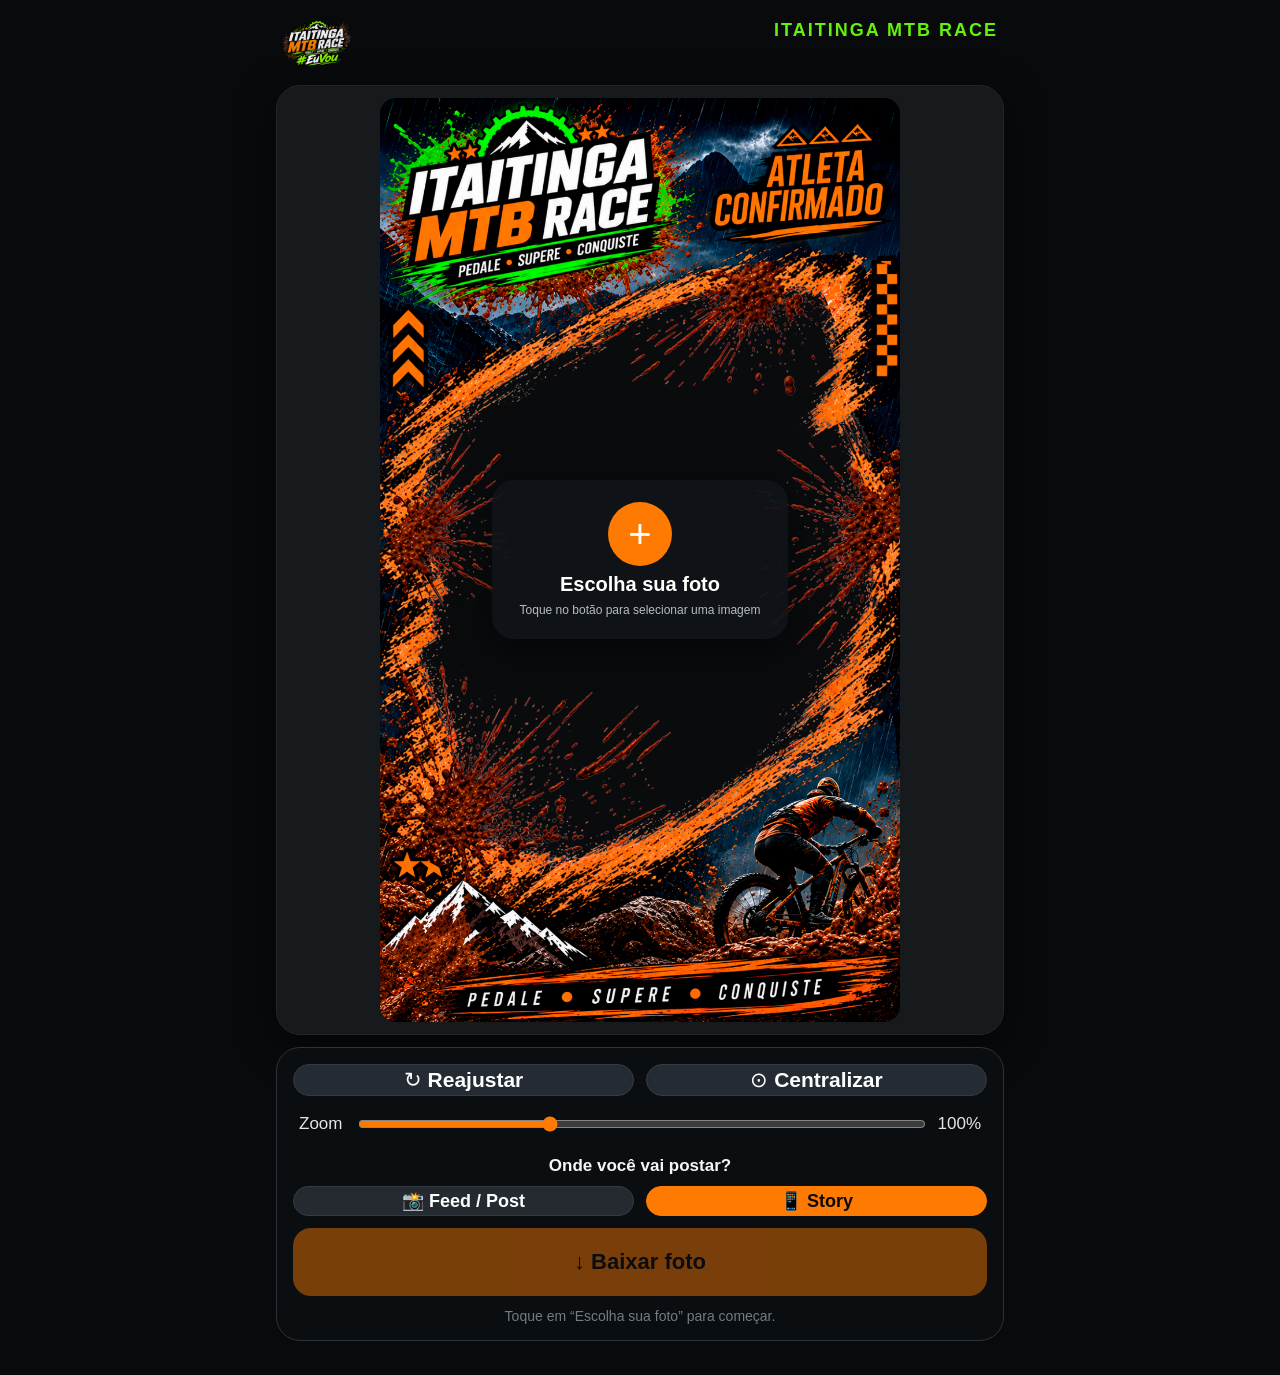
<file: index.html>
<!doctype html>
<html lang="pt-BR">
<head>
  <meta charset="utf-8">
  <meta name="viewport" content="width=device-width,initial-scale=1,viewport-fit=cover">
  <meta name="theme-color" content="#0b0c0f">
  <title>Itaitinga MTB Race — Minha Foto de Atleta</title>
  <link rel="stylesheet" href="style.css">
</head>
<body>
  <main class="app">
    <header class="header">
	<img src="./assets/logo.png" alt="Logo Itaitinga MTB" class="logo">
      <div>
        <div class="brand">ITAITINGA MTB RACE</div>
      </div>
    </header>

    <section class="preview-card">
      <div class="preview-wrap">
        <div class="preview-stage" id="previewStage" aria-label="Prévia da foto">
          <canvas id="previewCanvas"></canvas>
          <div class="empty-state" id="emptyState">
            <button class="choose-button" id="chooseButton" type="button" aria-label="Escolher sua foto">
              <span class="plus">+</span>
              <strong>Escolha sua foto</strong>
              <small>Toque no botão para selecionar uma imagem</small>
            </button>
          </div>
          <input id="fileInput" type="file" accept="image/*" hidden>
        </div>
      </div>
    </section>

    <section class="controls">
      <div class="control-row">
        <button class="secondary" id="resetButton" type="button">↻ <strong>Reajustar</strong></button>
        <button class="secondary" id="centerButton" type="button">⊙ <strong>Centralizar</strong></button>
      </div>

      <div class="zoom-row">
        <label for="zoom">Zoom</label>
        <input id="zoom" type="range" min="60" max="180" value="100" step="1">
        <output id="zoomValue">100%</output>
      </div>

      <div class="where">Onde você vai postar?</div>
      <div class="format-row">
        <button class="format" id="feedButton" type="button">
          <span>📸 <strong>Feed / Post</strong></span>
        </button>
        <button class="format active" id="storyButton" type="button">
          <span>📱 <strong>Story</strong></span>
        </button>
      </div>

      <button class="download" id="downloadButton" type="button">↓ Baixar foto</button>
      <p class="hint" id="hint">Toque em “Escolha sua foto” para começar.</p>
    </section>
  </main>
  <script src="app.js?v=11"></script>
</body>
</html>
</file>
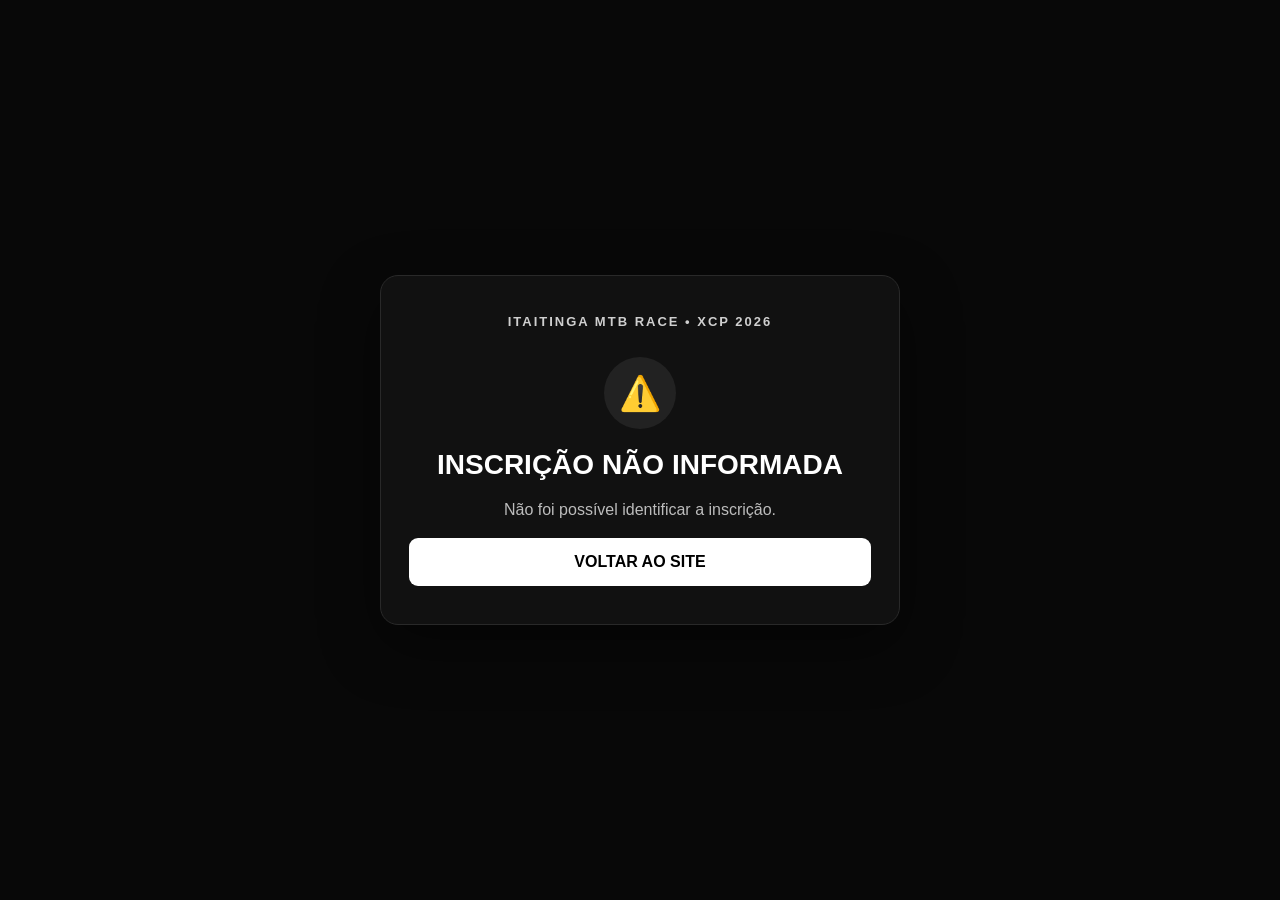
<file: pagamento.html>
<!DOCTYPE html>

<html lang="pt-BR">

<head>

  <meta charset="UTF-8">

  <meta
    name="viewport"
    content="width=device-width, initial-scale=1.0"
  >

  <title>
    Pagamento | Itaitinga MTB Race
  </title>

  <style>

    * {
      box-sizing: border-box;
    }

    body {

      margin: 0;

      min-height: 100vh;

      display: flex;

      align-items: center;

      justify-content: center;

      padding: 24px;

      font-family:
        Arial,
        Helvetica,
        sans-serif;

      background:
        #080808;

      color:
        #ffffff;

    }


    .card {

      width: 100%;

      max-width: 520px;

      background:
        #111111;

      border:
        1px solid #292929;

      border-radius:
        18px;

      padding:
        38px 28px;

      text-align:
        center;

      box-shadow:
        0 20px 60px
        rgba(0,0,0,.45);

    }


    .logo {

      font-size:
        13px;

      font-weight:
        800;

      letter-spacing:
        2px;

      margin-bottom:
        28px;

      opacity:
        .8;

    }


    .icone {

      width:
        72px;

      height:
        72px;

      margin:
        0 auto 20px;

      display:
        flex;

      align-items:
        center;

      justify-content:
        center;

      border-radius:
        50%;

      font-size:
        34px;

      background:
        #222;

    }


    h1 {

      margin:
        0 0 12px;

      font-size:
        28px;

    }


    #mensagem {

      color:
        #bcbcbc;

      line-height:
        1.6;

    }


    .dados {

      margin:
        28px 0;

      padding:
        20px;

      text-align:
        left;

      background:
        #181818;

      border-radius:
        12px;

    }


    .dados div {

      display:
        flex;

      justify-content:
        space-between;

      gap:
        20px;

      padding:
        9px 0;

      border-bottom:
        1px solid #292929;

    }


    .dados div:last-child {

      border-bottom:
        none;

    }


    .dados span {

      color:
        #888;

    }


    .confirmado {

      color:
        #54df73;

    }


    .aguardando {

      color:
        #ffb629;

    }


    .btn {

      display:
        inline-block;

      width:
        100%;

      padding:
        15px 20px;

      border-radius:
        9px;

      text-decoration:
        none;

      font-weight:
        800;

      background:
        #ffffff;

      color:
        #000000;

    }

  </style>

</head>


<body>

  <main class="card">

    <div class="logo">
      ITAITINGA MTB RACE • XCP 2026
    </div>


    <div
      class="icone"
      id="icone"
    >
      ⏳
    </div>


    <h1 id="titulo">
      VERIFICANDO PAGAMENTO...
    </h1>


    <p id="mensagem">
      Aguarde enquanto verificamos a confirmação
      da sua inscrição.
    </p>


    <div
      class="dados"
      id="dados"
      hidden
    >

      <div>
        <span>Inscrição</span>
        <strong id="numero">—</strong>
      </div>

      <div>
        <span>Categoria</span>
        <strong id="categoria">—</strong>
      </div>

      <div>
        <span>Pagamento</span>
        <strong id="pagamento">—</strong>
      </div>

      <div>
        <span>Status</span>
        <strong id="status">—</strong>
      </div>

    </div>


    <a
      href="/"
      class="btn"
    >
      VOLTAR AO SITE
    </a>

  </main>


  <script>

    const API_URL =
      "https://script.google.com/macros/s/AKfycbzBL3zWUZLpSDvR_Oomuk50_3YkfEWb_WlwhALZAO1d3BbXOvPAE64gHwZ8SiTVAyHf/exec";


    const params =
      new URLSearchParams(
        window.location.search
      );


    const inscricao =
      params.get(
        "inscricao"
      );


    const titulo =
      document.getElementById(
        "titulo"
      );

    const mensagem =
      document.getElementById(
        "mensagem"
      );

    const icone =
      document.getElementById(
        "icone"
      );

    const dadosBox =
      document.getElementById(
        "dados"
      );


    async function verificarPagamento() {

      if (!inscricao) {

        titulo.textContent =
          "INSCRIÇÃO NÃO INFORMADA";

        mensagem.textContent =
          "Não foi possível identificar a inscrição.";

        icone.textContent =
          "⚠️";

        return;

      }


      try {

        const url =
          API_URL +
          "?action=publicStatusPagamento" +
          "&inscricao=" +
          encodeURIComponent(
            inscricao
          );


        const response =
          await fetch(url);


        const json =
          await response.json();


        if (
          !json.sucesso ||
          !json.dados?.encontrado
        ) {

          throw new Error(
            "Inscrição não encontrada."
          );

        }


        const dados =
          json.dados;


        document
          .getElementById(
            "numero"
          )
          .textContent =
            "#" +
            dados.numeroInscricao;


        document
          .getElementById(
            "categoria"
          )
          .textContent =
            dados.categoria || "—";


        document
          .getElementById(
            "pagamento"
          )
          .textContent =
            dados.pagamento || "—";


        document
          .getElementById(
            "status"
          )
          .textContent =
            dados.statusInscricao || "—";


        dadosBox.hidden = false;


        const confirmado =
          String(
            dados.pagamento
          ).toLowerCase() ===
          "pago";


        if (confirmado) {

          icone.textContent =
            "✓";

          titulo.textContent =
            "PAGAMENTO CONFIRMADO!";

          titulo.className =
            "confirmado";

          mensagem.textContent =
            "Sua inscrição está garantida. " +
            "Também enviamos a confirmação para o seu e-mail.";

        } else {

          icone.textContent =
            "⏳";

          titulo.textContent =
            "PROCESSANDO PAGAMENTO";

          titulo.className =
            "aguardando";

          mensagem.textContent =
            "O pagamento foi realizado, mas ainda estamos aguardando a confirmação. Esta página será atualizada automaticamente.";

          setTimeout(
            verificarPagamento,
            3000
          );

        }


      } catch (erro) {

        console.error(
          erro
        );

        titulo.textContent =
          "VERIFICANDO PAGAMENTO";

        mensagem.textContent =
          "Ainda não recebemos a confirmação. Vamos tentar novamente em alguns segundos.";

        setTimeout(
          verificarPagamento,
          3000
        );

      }

    }


    verificarPagamento();

  </script>

</body>

</html>
</file>
<file: style.css>
*{box-sizing:border-box}
:root{
  --bg:#080a0c;
  --panel:#0e1114;
  --panel2:#171b20;
  --line:#2c333a;
  --text:#f5f6f7;
  --muted:#aeb4bb;
  --orange:#ff7a00;
}
html,body{margin:0;min-height:100%;background:var(--bg);color:var(--text);font-family:Arial,Helvetica,sans-serif}
body{display:flex;justify-content:center}
.app{width:min(760px,100%);padding:20px 16px 34px}
.header{display:flex;align-items:flex-start;justify-content:space-between;gap:16px;margin:0 6px 18px}
.brand{color:#63f20b;font-weight:900;letter-spacing:2px;font-size:18px}
h1{margin:2px 0 0;font-size:29px;line-height:1.05;font-style:italic;font-weight:900}
/*.counter{border:1px solid #3b424a;border-radius:30px;padding:9px 15px;font-weight:800;white-space:nowrap}*/
.preview-card{background:#161a1d;border:1px solid #20262c;border-radius:24px;padding:12px;box-shadow:0 10px 35px #0008}
.preview-wrap{width:100%;display:flex;justify-content:center}
.preview-stage{
  position:relative;
  width:min(100%,520px);
  aspect-ratio:9/16;
  overflow:hidden;
  background:#090b0d;
  border-radius:16px;
  touch-action:none;
  user-select:none;
}
#previewCanvas{position:absolute;inset:0;width:100%;height:100%;display:block}
.empty-state{position:absolute;inset:0;display:flex;align-items:center;justify-content:center;pointer-events:none}
.choose-button{
  pointer-events:auto;
  appearance:none;border:0;background:#101318e8;color:#fff;
  padding:22px 28px;border-radius:22px;display:flex;flex-direction:column;
  align-items:center;gap:7px;box-shadow:0 12px 35px #0008;cursor:pointer
}
.choose-button .plus{width:64px;height:64px;border-radius:50%;display:grid;place-items:center;background:var(--orange);font-size:40px;font-weight:300;line-height:1}
.choose-button strong{font-size:20px}
.choose-button small{color:#b7bcc2;font-size:12px}
.controls{margin-top:12px;background:#0b0e11;border:1px solid #2c3239;border-radius:24px;padding:16px}
.control-row{display:grid;grid-template-columns:1fr 1fr;gap:12px}
button{font:inherit}
.secondary{
  min-height:32px;border:1px solid #333b43;border-radius:18px;background:#252b32;color:#fff;
  font-size:21px;cursor:pointer
}
.secondary:active,.format:active,.download:active{transform:translateY(1px)}
.zoom-row{display:grid;grid-template-columns:auto 1fr auto;align-items:center;gap:14px;margin:18px 6px 22px}
.zoom-row label,.zoom-row output{font-size:17px;color:#e4e7ea}
input[type=range]{width:100%;accent-color:var(--orange)}
.where{text-align:center;font-weight:900;font-size:17px;margin-bottom:10px}
.format-row{display:grid;grid-template-columns:1fr 1fr;gap:12px}
.format{
  min-height:30px;border-radius:18px;border:1px solid #343b43;background:#242a30;color:#fff;
  cursor:pointer;display:flex;flex-direction:column;align-items:center;justify-content:center;gap:4px
}
.format span{font-size:18px}
.format small{font-size:15px;color:#aab0b7;font-weight:800}
.format.active{background:var(--orange);border-color:var(--orange);color:#090a0b}
.format.active small{color:#111}
.download{width:100%;margin-top:12px;min-height:68px;border:0;border-radius:18px;background:var(--orange);color:#0a0b0d;font-size:22px;font-weight:900;cursor:pointer}
.download:disabled{opacity:.45;cursor:not-allowed}
.hint{text-align:center;color:#737b83;margin:12px 0 0;font-size:14px}
@media (max-width:520px){
  .app{padding:16px 14px 26px}
  .brand{font-size:15px}
  h1{font-size:24px}
  /*.counter{font-size:14px;padding:8px 12px}*/
  .preview-card{padding:10px;border-radius:21px}
  .controls{padding:14px}
  .secondary{font-size:18px;min-height:58px}
}

/* Layout responsivo: a prévia precisa caber junto com os controles na tela do celular. */
@media (max-width:800px){
  body{overflow-x:hidden}
  .app{width:100%;padding:12px 12px 24px}
  .header{margin:0 4px 12px;gap:8px}
  .brand{font-size:15px}
  h1{font-size:24px;line-height:1.02}
  /*.counter{font-size:14px;padding:8px 12px}*/
  .preview-card{padding:8px;border-radius:20px}
  .preview-wrap{width:100%;align-items:center}
  .preview-stage{
    width:auto;
    height:min(50svh,620px);
    max-width:100%;
    aspect-ratio:9/16;
    flex:0 0 auto;
    border-radius:13px;
  }
  .controls{margin-top:10px;padding:12px;border-radius:20px}
  .secondary{min-height:54px;font-size:17px}
  .zoom-row{margin:14px 4px 16px;gap:10px}
  .zoom-row label,.zoom-row output{font-size:15px}
  .format{min-height:68px}
  .format span{font-size:16px}
  .format small{font-size:13px}
  .download{min-height:38px;font-size:20px}
}

/* Em celulares baixos, reduz ainda mais a prévia para nunca empurrar os controles para fora da tela. */
@media (max-width:800px) and (max-height:800px){
  .preview-stage{height:min(43svh,500px)}
}


.logo {
  width: 70px;
  height: auto;
  display: block;
}
</file>
